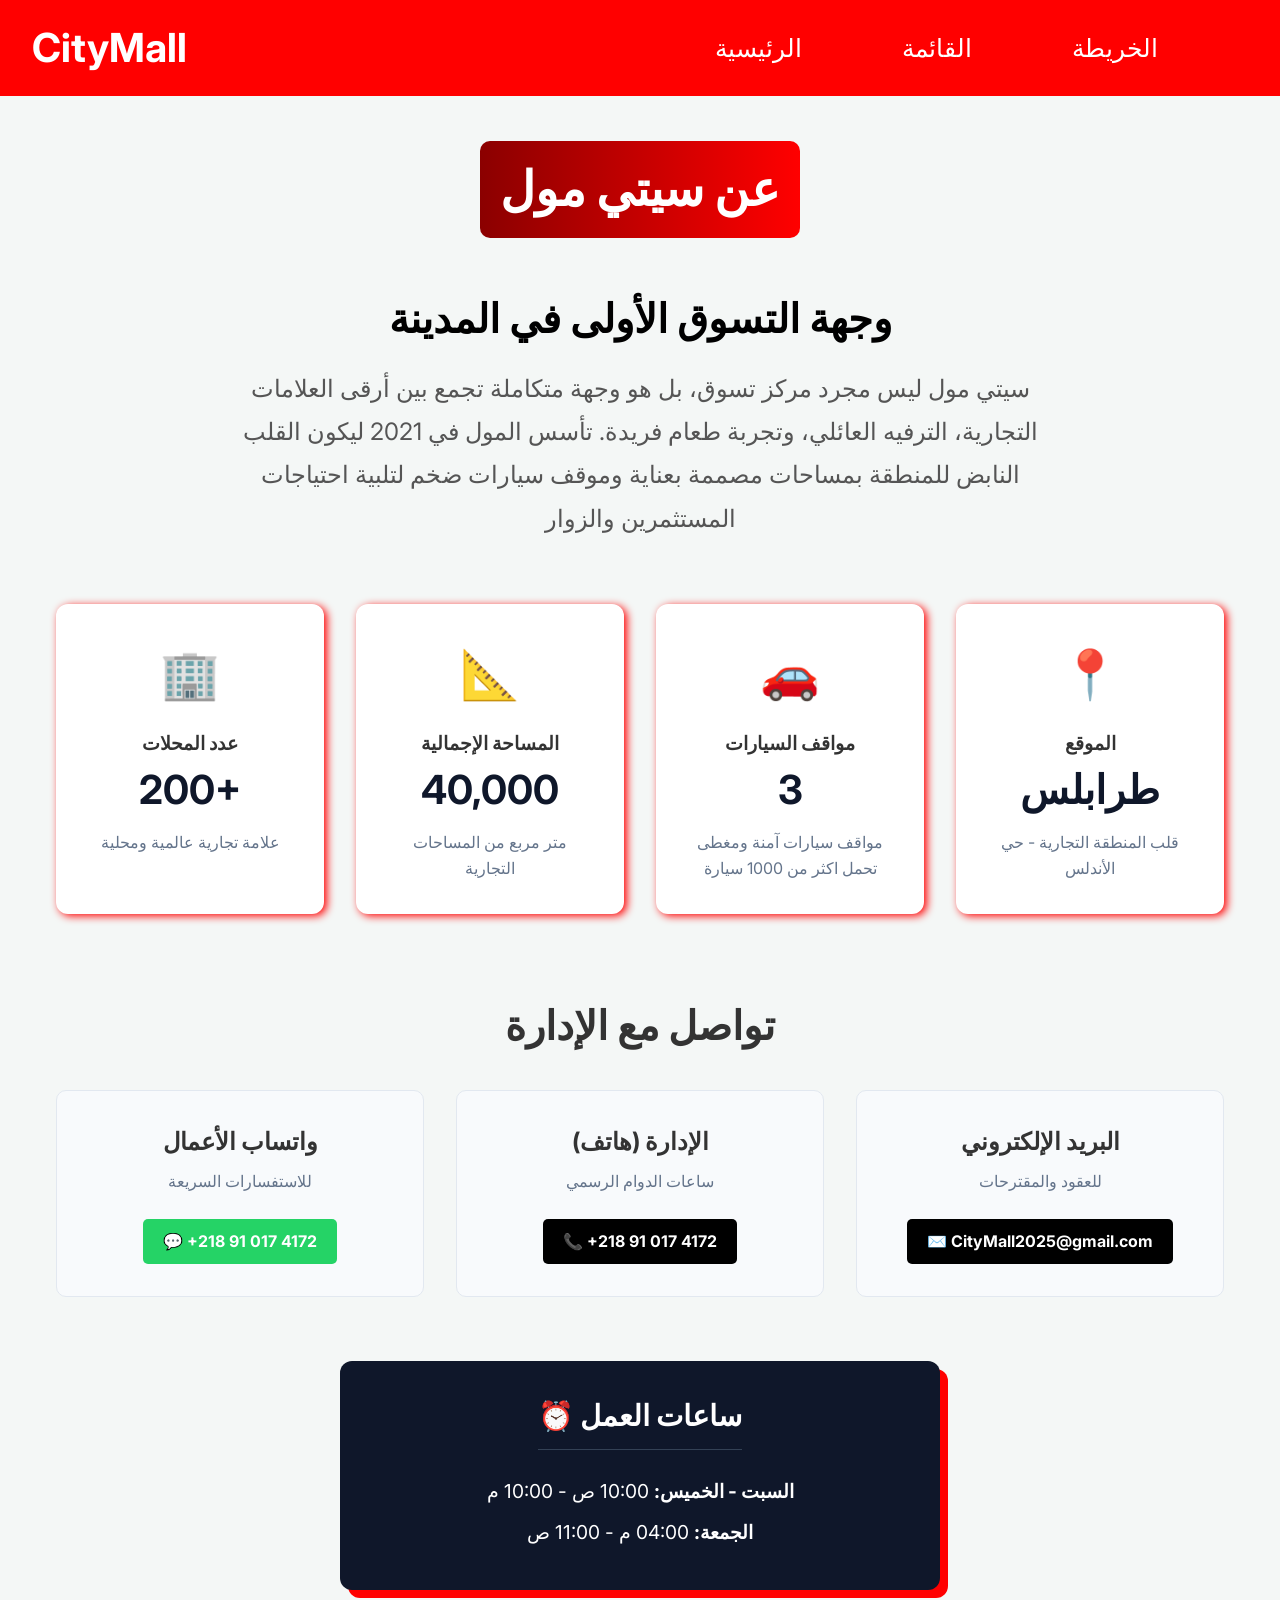
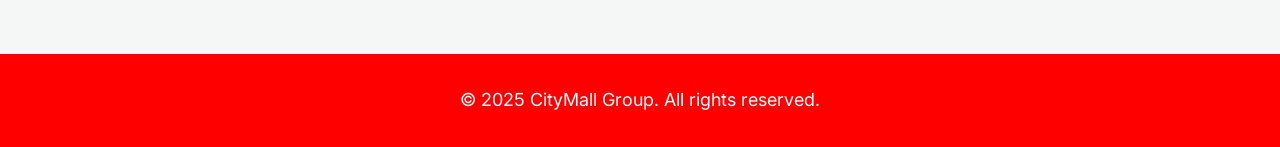
<file: about.html>
<!DOCTYPE html>
<html lang="en"></html> 
<head>
  <meta charset="UTF-8" />
  <meta name="viewport" content="width=device-width, initial-scale=1.0" />
  <title>حول سيتي مول | About CityMall</title>
  <link rel="stylesheet" href="style.css" />
  <link href="https://fonts.googleapis.com/css2?family=Inter:wght@400;600;700&display=swap" rel="stylesheet">
</head>

<body>
  <header class="navbar">
    <div class="logo"><p>CityMall</p></div>
    <nav>
      <ul class="nav-links">
        <li><a class="nav-link" href="index.html">الرئيسية</a></li>
        <li><a class="nav-link" href="index.html#listings">القائمة</a></li>
        <li><a class="nav-link" href="index.html#mall-map">الخريطة</a></li>
        <li>
           
        </li>
      </ul>
    </nav>
  </header>
  <section class="hero" style="height: 11vh;
    background-image: url(https://images.unsplash.com/photo-1567449303078-57ad431deba6?w=1200);
    margin-top: 140px;;">
    <div class="hero-content">
      <h1 style="color: white; font-size: 3rem;  background-image: linear-gradient(to left , red,darkred); padding: 10px 20px; border-radius: 10px;">عن سيتي مول</h1>
    </div>
  </section>

  <section class="container about-section">
    
    <div class="about-intro">
      <h2>وجهة التسوق الأولى في المدينة</h2>
      <p style="font-size: x-large;">
        سيتي مول ليس مجرد مركز تسوق، بل هو وجهة متكاملة تجمع بين أرقى العلامات التجارية، الترفيه العائلي، وتجربة طعام فريدة. 
        تأسس المول في 2021 ليكون القلب النابض للمنطقة  بمساحات مصممة بعناية وموقف سيارات ضخم لتلبية احتياجات المستثمرين والزوار 
      </p>
    </div>

    <div class="stats-grid">
      <div class="stat-card">
        <div class="icon">🏢</div>
        <h3>عدد المحلات</h3>
        <p class="number">200+</p>
        <p class="desc">علامة تجارية عالمية ومحلية</p>
      </div>

      <div class="stat-card">
        <div class="icon">📐</div>
        <h3>المساحة الإجمالية</h3>
        <p class="number">40,000</p>
        <p class="desc">متر مربع من المساحات التجارية</p>
      </div>

      <div class="stat-card">
        <div class="icon">🚗</div>
        <h3>مواقف السيارات</h3>
        <p class="number">3</p>
        <p class="desc">مواقف سيارات آمنة ومغطى تحمل اكثر من 1000 سيارة</p>
      </div>

      <div class="stat-card">
        <div class="icon">📍</div>
        <h3>الموقع</h3>
        <p class="number">طرابلس</p>
        <p class="desc">قلب المنطقة التجارية - حي الأندلس</p>
      </div>
    </div>

    <div >
      <h2 style="text-align: center; margin-bottom: 2rem; font-size: 2.5rem;">تواصل مع الإدارة</h2>
      
      <div class="contact-grid">
        <div class="contact-box whatsapp">
          <h3>واتساب الأعمال</h3>
          <p>للاستفسارات السريعة</p>
          <a href="https://wa.me/218910174172" target="_blank" class="btn-contact">💬 +218 91 017 4172</a>
        </div>

        <div class="contact-box phone">
          <h3>الإدارة (هاتف)</h3>
          <p>ساعات الدوام الرسمي</p>
          <a href="tel:+218910174172" class="btn-contact">📞 +218 91 017 4172</a>
        </div>

        <div class="contact-box email">
          <h3>البريد الإلكتروني</h3>
          <p>للعقود والمقترحات</p>
          <a href="mailto:CityMall2025@gmail.com" class="btn-contact">✉️ CityMall2025@gmail.com</a>
        </div>
      </div>
    </div>

    <div class="hours-location">
        <div class="hours-box">
            <h3>⏰ ساعات العمل</h3>
            <ul>
                <li><strong>السبت - الخميس:</strong> 10:00 ص - 10:00 م</li>
                <li><strong>الجمعة:</strong> 04:00 م - 11:00 ص</li>
            </ul>
        </div>
    </div>

  </section>

  <footer>
    <p>&copy; 2025 CityMall Group. All rights reserved.</p>
  </footer>

 
</body>
</html>
</file>
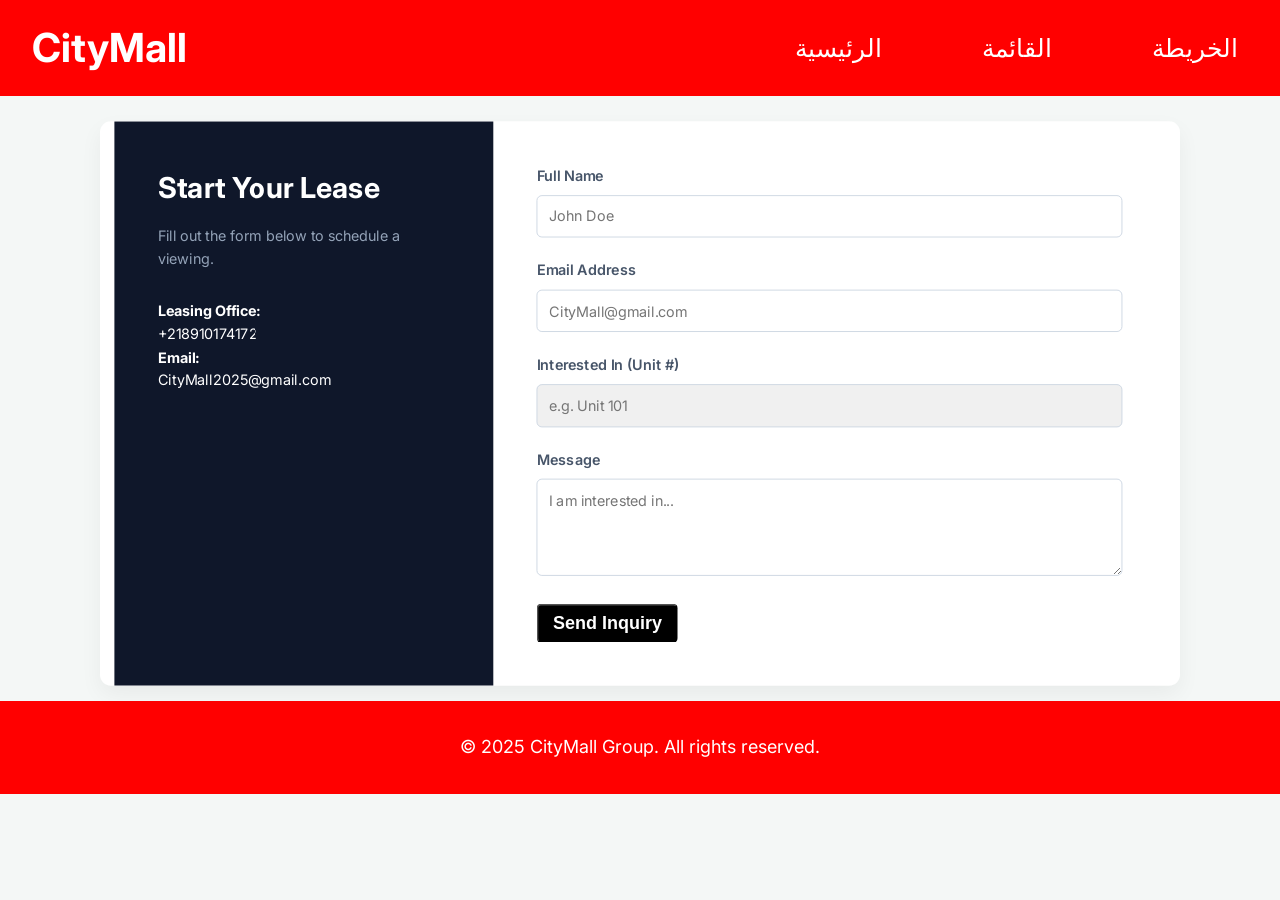
<file: index2.html>
<!DOCTYPE html>
<html lang="en">
<head>
  <meta charset="UTF-8" />
  <meta name="viewport" content="width=device-width, initial-scale=1.0" />
  <title>Contact Leasing | Book a Unit</title>

  <link rel="stylesheet" href="style.css" />
  <link href="https://fonts.googleapis.com/css2?family=Inter:wght@400;600;700&display=swap" rel="stylesheet">
</head>

<body>
  <header class="navbar">
    <div class="logo"><p>CityMall</p></div>
    <nav>
      <ul class="nav-links">
        <li><a class="nav-link" href="index.html">الرئيسية</a></li>
        <li><a class="nav-link" href="index.html#listings">القائمة</a></li>
        <li><a class="nav-link" href="index.html#mall-map">الخريطة</a></li>
        
      </ul>
    </nav>
  </header>
  <section id="contact" class="container contact-section page-contact">
    <div class="contact-wrapper">
      <div class="contact-info">
        <h2>Start Your Lease</h2>
        <p>Fill out the form below to schedule a viewing.</p>

        <div class="info-item">
          <strong>Leasing Office:</strong><br />
          +218910174172
        </div>
        <div class="info-item">
          <strong>Email:</strong><br />
          CityMall2025@gmail.com
        </div>
      </div>

      <div class="contact-form-container">
        <form id="leaseForm" action="#" method="POST">
          <div class="form-group">
            <label for="name">Full Name</label>
            <input type="text" id="name" required placeholder="John Doe" />
          </div>

          <div class="form-group">
            <label for="email">Email Address</label>
            <input type="email" id="email" required placeholder="CityMall@gmail.com" />
          </div>

          <div class="form-group">
            <label for="interest">Interested In (Unit #)</label>
            <input type="text" id="interest" readonly placeholder="e.g. Unit 101" />
          </div>

          <div class="form-group">
            <label for="message">Message</label>
            <textarea id="message" rows="4" placeholder="I am interested in..."></textarea>
          </div>

          <button type="submit" class="btn-primary btn-block">Send Inquiry</button>
        </form>
      </div>
    </div>
  </section>

  <footer>
    <p>&copy; 2025 CityMall Group. All rights reserved.</p>
  </footer>

  <script src="script.js"></script>
</body>
</html>
</file>
<file: style.css>
/* ===== General ===== */
 /* نلغي المسافات الزايدة والمتصفح من عنده يحط */
* { margin: 0; padding: 0; box-sizing: border-box; animation: slideUp 0.8s ease-out;}

@keyframes slideUp {
  from {
    opacity: 0;
    transform: translateY(30px);
  }
  to {
    opacity: 1;
    transform: translateY(0);
  }
}

body{
  font-family: 'Inter', sans-serif;
  color:#333;
  background:#f4f7f6;
  /* المسافة  بين السطور  */
  line-height:1.6;
  scroll-behavior:smooth;
}

a { text-decoration:none; color:inherit; }
ul { list-style:none; }

/* ===== Navbar ===== */
.navbar{
  background:red;
  color:#fff;
  padding: 1rem 2rem;
  display:flex;
  justify-content:space-between;
  align-items:center;
  position:fixed;
  top:0;
  z-index:100;
  width:100%;
  font-size: x-large;
}



.logo p{ animation: fadeColor 3s infinite ease-in-out;
font-size:2.5rem;
  font-weight:700;
  }

.nav-links{
  display:flex;
  gap:80px;
  align-items:center;
  animation: updown 9s infinite ease-in-out;
  
}

.nav-link{
  padding: 6px 10px;
    border-radius: 5px;
    font-size: 25px;
}

.nav-link:hover{
  background:darkred;
   
}

.about{
  padding: 7px 15px;
   border-radius: 5px; 
   font-size: 25px; 
   color: rgb(255, 255, 255);
    text-decoration: none; 
    display: inline-block;
}

.about:hover{

  background:darkred;
}

/* Buttons */
.btn-primary{
      background: #000;
    color: #fff;
    padding: .5rem 1rem;
    border-radius: 5px;
    font-weight: 600;
    cursor: pointer;
    transition: .25s;
    font-size: 20px;
}
.btn-primary:hover{ background:darkblue; }



.btn-large{
  background: #ff0000;
    color: #ffffff;
    padding: 1rem 2rem;
    font-size: 1.5rem;
    border-radius: 7px;
    display: inline-block;
    margin-top: 300px;
    transition: .25s;
}
.btn-large:hover{ background:darkblue; }
/* زر الحجز وصور المحل */
.btn-outline{
  width:100%;
  padding: .75rem;
  background:transparent;
  border:2px solid #0f172a;
  color:#0f172a;
  font-weight:600;
  cursor:pointer;
  border-radius:5px;
  text-align:center;
  transition:.25s;
  font-size: 20px;
}

.btn-outline1 {
    width: 100%;
    padding: .75rem;
    background: #ff0000;
    border: 2px solid #0f172a;
    color: #ffffff;
    font-weight: 600;
    cursor: pointer;
    border-radius: 5px;
    text-align: center;
    transition: .25s;
    font-size: 20px;
}

.btn-outline1:hover{ background:#0f172a; color:#fff; }
.btn-outline:hover{ background:#0f172a; color:#fff; }

/* .btn-block{ width:100%; font-size:1rem; } */

/* ===== Floating Logo ===== */
.logo-img{
  position:fixed;
  z-index:150;
  width:100px;
  border-radius:50%;
  border:2px solid red;
  top:50%;
  left:1%;
  animation: floatLogo 5s infinite ease-in-out;
}

/* ===== Hero ===== */
.hero{
  width:100%;
  background-image:url(photo_2025-12-06_22-20-33.jpg);
  background-size:cover;
  background-position:center;
  height:70vh;
  display:flex;
  align-items:center;
  justify-content:center;
}

/*  فيه الكلام وفيه الكاردز */
.container{
  max-width:1200px;
  margin: 3rem auto;
  padding: 0 1rem;
}
/* جملة المتوفر حاليا */
.section-header{ text-align:center; margin-bottom:2rem; }




/* فيه الكاردز  */
.listing-grid{
      padding-top: 2rem;
    display: flex;
    overflow-x: auto;
    gap: 2rem;
    padding-bottom: 2rem;
    padding-left: 10px;
    padding-right: 10px;
  
}



.card{
  background:#fff;
  border-radius:8px;
  overflow:hidden;
  box-shadow: 8px 6px 10px rgba(255, 5, 5, 0.1);
  /* تتحكم ف سرعة الحركة */
  transition: transform .2s;
  /* display:flex; */
  /* flex-direction:column; */
  min-width:320px;
  /* scroll-snap-align:start;
  scroll-margin-top:150px; */
}
.card:hover{ transform: translateY(-5px);
box-shadow: 2px 2px 15px  red; }

.card-image{
  height:200px;
  background:#ddd;
  background-size:cover;
  background-position:center;
}
     /* صور المحلات فالكاردز */
.space-1{ background-image:url('https://images.unsplash.com/photo-1582037928769-181f2644ec27?auto=format&fit=crop&w=600&q=80'); }
.space-2{ background-image:url('https://images.unsplash.com/photo-1441986300917-64674bd600d8?auto=format&fit=crop&w=600&q=80'); }
.space-3{ background-image:url('https://images.unsplash.com/photo-1555529733-0e670560f7e1?auto=format&fit=crop&w=600&q=80'); }
.space-4{ background-image:url('https://images.unsplash.com/photo-1497215728101-856f4ea42174?w=600'); }

.card-details{
  padding:2rem;
  /* flex-grow:1; */
  display:flex;
  flex-direction:column;
}
   /* حالة المحل فالكارد */
.badge{
  font-size:.8rem;
  font-weight:700;
  text-transform:uppercase;
  padding: .25rem .5rem;
  border-radius:4px;
   display:inline-block; 
  margin-bottom:.5rem;
}
     /* الوان حالة المحل فالكارد */
.available{ background:#dcfce7; color:#166534; }
.lease-pending{ background:#ffedd5; color:#9a3412; }

.price{ color:#3b82f6; font-weight:700; font-size:1.1rem; }
.features{ margin:1rem 0; color:#64748b; font-size:.9rem; margin-bottom:auto; }
/* الكارد  */
.card-actions{
  display:flex;
  flex-direction:column;
  gap:10px;
  margin-top:1rem;
}

/* Highlight from map */
.active-card{
  border:2px solid red !important;
  box-shadow:0 0 25px rgba(255,0,0,.5);
  transform:scale(1.05);
  transition:all .3s ease;
  z-index:100;
}

/* ===== Map ===== */
.map-section{ margin-top:5rem;
   margin-bottom:5rem; }

.floor-controls{
      text-align: center;
    margin-top: 20px;
    margin-bottom: 20px;
    display: flex;
    justify-content: center;
    gap: 10px;
}

.active-btn{
      background: red !important;
    color: white !important;
    border: 2px solid darkred !important;
    font-size: 20px;
}

.map-legend{
  display:flex;
  justify-content:center;
  gap:20px;
  margin-top:1rem;
  font-size:.9rem;
}

.legend-item{ display:flex; align-items:center; }

.color-box{
  width:15px; height:15px;
  margin-right:8px;
  border-radius:3px;
  border:1px solid #ccc;
}
.color-box.available{ background:#dcfce7; border-color:#166534; }
.color-box.leased{ background:#ffdede; border-color:#94a3b8; }

.map-container{
  max-width:900px;
  margin:0 auto;
  background:#fff;
  padding:1rem;
  border-radius:12px;
  box-shadow:0 4px 6px rgba(0,0,0,.05);
}

/* SVG map styles */
.map-bg{ fill:#e2e8f0; }
.unit-shape{ stroke:#64748b; stroke-width:2; transition: fill .3s ease, transform .2s ease; }
.unit-text{ font-family:sans-serif; font-size:14px; fill:#0f172a; pointer-events:none; text-anchor:middle; dominant-baseline:middle; }

.unit-available .unit-shape{ fill:#dcfce7; cursor:pointer; }
.unit-available:hover .unit-shape{
  fill:#22c55e;
  stroke:#14532d;
  filter: drop-shadow(0px 3px 3px rgba(0,0,0,.2));
  transform: scale(1.01);
}

.unit-leased .unit-shape{ fill:#ffdede; cursor:not-allowed; }
.unit-leased:hover .unit-shape{
  fill:#fd5454;
  stroke:#970101;
  filter: drop-shadow(0px 3px 3px rgba(0,0,0,.2));
  transform: scale(1.01);
}

.kiosk .unit-shape{ stroke-dasharray:5,5; }

/* ===== Contact ===== */
.contact-section{
  transform: scale(0.9);
    background: #fff;
    border-radius: 12px;
    box-shadow: 0 10px 25px rgba(0, 0, 0, .05);
    overflow: hidden;
    margin-bottom: -5rem;
    margin-top: 5.6rem;
}

.contact-wrapper{ display:flex; flex-wrap:wrap; }

.contact-info{
  flex:1;
  background:#0f172a;
  color:#fff;
  padding:3rem;
  min-width:300px;
}
.contact-info h2{ font-size:2rem; margin-bottom:1rem; }
.contact-info p{ margin-bottom:2rem; color:#94a3b8; }

.contact-form-container{
  flex:2;
  padding:3rem;
  min-width:300px;
}

.form-group{ margin-bottom:1.5rem; }

label{ display:block; margin-bottom:.5rem; font-weight:600; color:#475569; }

input, textarea{
  width:100%;
  padding:.8rem;
  border:1px solid #cbd5e1;
  border-radius:6px;
  font-family:inherit;
  font-size:1rem;
  transition: .25s;
}
#interest{ background:#f0f0f0; }

input:focus, textarea:focus{
  outline:none;
  border-color:#3b82f6;
  box-shadow:0 0 0 3px rgba(59,130,246,.1);
}

/* ===== Modal ===== */
.modal{
  display:none;
  position:fixed;
  z-index:2000;
  left:0; top:0;
  width:100%; height:100%;
  overflow:auto;
  background: rgba(0,0,0,.8);
  backdrop-filter: blur(5px);
}

.modal-content{
  background:#fff;
  margin:5% auto;
  padding:20px;
  border:1px solid #888;
  width:80%;
  max-width:800px;
  border-radius:10px;
  position:relative;
  animation: fadeIn .4s;
}

.close-btn{
  color:#aaa;
  float:right;
  font-size:28px;
  font-weight:bold;
  cursor:pointer;
}
.close-btn:hover{ color:#000; }

.slideshow-container{ position:relative; text-align:center; }

#full-image{
  width:100%;
  height:auto;
  max-height:70vh;
  object-fit:contain;
  border-radius:5px;
  box-shadow:0 4px 8px rgba(0,0,0,.1);
}

.prev-btn, .next-btn{
  cursor:pointer;
  position:absolute;
  top:50%;
  padding:16px;
  margin-top:-22px;
  color:#fff;
  font-weight:bold;
  font-size:24px;
  transition:.3s ease;
  user-select:none;
  background: rgba(0,0,0,.3);
}
.prev-btn{ left:0; border-radius:3px 0 0 3px; }
.next-btn{ right:0; border-radius:3px 0 0 3px; }

.prev-btn:hover, .next-btn:hover{ background: rgba(0,0,0,.8); }

/* ===== Video ===== */
.video{ text-align:center; }
.video video{ border-radius:12px; }

/* ===== Footer ===== */
footer{
  background:red;
  color:#fff;
  text-align:center;
  padding:2rem;
  margin-top:4rem;
  font-size:large;
}

/* ===== Animations ===== */
@keyframes floatLogo{
  0% { transform: translate(0, 0); }
  25%{ transform: translate(40px, -10px); }
  50%{ transform: translate(80px, 10px); }
  75%{ transform: translate(40px, -5px); }
  100%{ transform: translate(0, 0); }
}

@keyframes fadeColor{
  0%{ opacity:0; }
  50%{ opacity:1; }
  100%{ opacity:0; }
}

@keyframes fadeIn{
  from { opacity:0; transform: translateY(-20px); }
  to { opacity:1; transform: translateY(0); }
}


@keyframes updown {
  0%{transform: translateY(0);}
  25%{transform: translateY(-15px);}
  50%{transform: translateY(15px);}
  /* 100%{transform: translateY(-10);} */
}
/* ===== About Page Styling ===== */

.about-intro {
  text-align: center;
  max-width: 800px;
  margin: 2rem auto 4rem;
}

.about-intro h2 {
  font-size: 2.5rem;
  margin-bottom: 1rem;
  color: #000;
}

.about-intro p {
  font-size: 1.2rem;
  color: #555;
  line-height: 1.8;
}

/* Stats Cards Grid */
.stats-grid {
  display: grid;
  grid-template-columns: repeat(auto-fit, minmax(220px, 1fr));
  gap: 2rem;
  margin-bottom: 5rem;
}
/* الكروت متاع مواصفات  المول */
.stat-card {
  background: white;
  padding: 2rem;
  border-radius: 12px;
  text-align: center;
  box-shadow: 3px 2px 8px red;
  /* لما الكرت يتحرك تكون حركته سلسة */
   transition: transform 0.3s ease; 
  
   
}

.stat-card:hover {
  transform: translateY(-10px);
  
}

.stat-card .icon {
  font-size: 3rem;
  margin-bottom: 1rem;
}

.stat-card .number {
  font-size: 2.5rem;
  font-weight: 700;
  color: #0f172a;
  margin-bottom: 0.5rem;
}
/* الوصف */
.stat-card .desc {
  color: #64748b;
  font-size: 1rem;
}

/* فيها التلاتة البطاقات متاع ارقام الهواتف */
.contact-grid {
  display: grid;
  grid-template-columns: repeat(auto-fit, minmax(280px, 1fr));
  gap: 2rem;
  margin-bottom: 4rem;
}

.contact-box {
  background: #f8fafc;
  padding: 2rem;
  border-radius: 10px;
  text-align: center;
  border: 1px solid #e2e8f0;
  transition: 0.3s;
}

.contact-box:hover {
  background: #fff;
  border-color: red;
}

.contact-box h3 { margin-bottom: 0.5rem; font-size: 1.5rem; }
.contact-box p { margin-bottom: 1.5rem; color: #64748b; }

.btn-contact {
  display: inline-block;
  background: #000;
  color: #fff;
  padding: 10px 20px;
  border-radius: 5px;
  text-decoration: none;
  font-weight: bold;
  transition: 0.3s;
}

.contact-box.whatsapp .btn-contact { background: #25D366; } /* لون الواتس */
.contact-box.whatsapp .btn-contact:hover { background: #128C7E; }

.contact-box.phone .btn-contact:hover, 
.contact-box.email .btn-contact:hover { 
  background: red; 
}

/* Hours Box */
.hours-location {
    display: flex;
    justify-content: center;
    margin-bottom: 3rem;
}

.hours-box {
    background: #0f172a;
    color: white;
    padding: 2rem;
    border-radius: 12px;
    width: 100%;
    max-width: 600px;
    text-align: center;
    box-shadow: 8px 8px 0px red;
}

.hours-box h3 { font-size: 1.8rem; margin-bottom: 1rem; border-bottom: 1px solid #334155; padding-bottom: 10px; display: inline-block;}
.hours-box ul { list-style: none; padding: 0; }
.hours-box li { font-size: 1.2rem; margin: 10px 0; }

/* =======================================================
   1. TABLET & SMALL LAPTOPS (Max-width: 768px)
   ======================================================= */
@media (max-width: 768px) {
    
    /* --- Global & Layout --- */
    body {
        overflow-x: hidden;
    }

    .container {
        margin: 2rem auto;
        padding: 0 0.75rem;
    }

    /* --- Navbar --- */
    .navbar {
        flex-direction: row; /* Keep row for tablets */
        padding: 0.75rem 1rem;
        height: auto;
        gap: 10px;
        text-align: center;
        position: relative;
    }

    .nav-links {
        gap: 12px;
        flex-wrap: wrap;
        justify-content: center;
        margin-top: 0.5rem;
    }

    .nav-link,
    .about {
        font-size: 18px; /* Standardized Tablet Size */
        padding: 6px 10px;
    }

    .logo p {
        font-size: 1.8rem;
    }

    /* Floating Logo */
    .logo-img {
        width: 65px;
        left: 10px;
        top: 50%;
    }

    /* --- Hero Section --- */
    .hero {
        /* Auto height is safer for tablets so text doesn't overflow */
        height: auto !important; 
        padding: 3rem 1rem;
        text-align: center;
    }

    .hero-content h1,
    .hero h1 {
        font-size: 2rem !important;
        margin-top: 20px !important;
        width: 90%;
        margin-left: auto;
        margin-right: auto;
    }

    .btn-large {
        font-size: 1.2rem;
        padding: 0.9rem 1.2rem;
        margin-top: 2rem;
    }

    /* --- General Text & Headers --- */
    .section-header h2 {
        font-size: 32px !important;
    }

    .section-header p {
        font-size: 18px !important;
    }

    .about-intro h2 {
        font-size: 1.8rem;
        padding: 0 1rem;
    }

    .about-intro p {
        font-size: 1.1rem !important;
        padding: 0 1.5rem;
        text-align: justify;
    }

    /* --- Grids & Listings --- */
    /* 1. Stats and Contact Grids (Vertical Stack) */
    .stats-grid, 
    .contact-grid {
        grid-template-columns: 1fr;
        padding: 0 1rem;
    }

    /* 2. Listings Slider (Horizontal Scroll) */
    .listing-grid {
        gap: 1rem;
        padding: 0 6px;
        overflow-x: auto;
        scroll-snap-type: x mandatory;
        display: flex; /* Ensures slider works */
    }

    .card {
        min-width: 55%;
        min-height: 20%;
        scroll-snap-align: start;
    }

    .card-details {
        padding: 1.25rem;
    }

    .btn-outline,
    .btn-outline1 {
        font-size: 18px;
        padding: 0.7rem;
    }

    /* --- Contact Page Specifics --- */
    .contact-section {
        transform: none;
        margin-top: 6rem;
        margin-bottom: 2rem;
    }

    .contact-wrapper {
        flex-direction: column;
    }

    .contact-info,
    .contact-form-container {
        width: 100%;
        padding: 2rem;
    }

    .contact-info h2 {
        font-size: 1.8rem;
    }

    .contact-box {
        margin-bottom: 1rem;
    }
    
    .hours-box {
        width: 90%;
        margin: 0 auto;
        padding: 1.5rem;
    }

    input, textarea {
        font-size: 1rem;
    }

    .btn-primary.btn-block {
        width: 100%;
        font-size: 18px;
        padding: 0.75rem;
    }

    /* --- Map & Video --- */
    .map-container {
        padding: 0.5rem;
        overflow-x: hidden;
    }

    .interactive-map, 
    .video video {
        width: 100%;
        height: auto;
        display: block;
    }

    .floor-controls {
        flex-direction: column;
        gap: 10px;
    }

    .btn-primary {
        width: 100%;
        font-size: 18px;
    }

    .map-legend {
        flex-direction: row;
        gap: 10px;
        flex-wrap: wrap;
    }

    /* --- Modal --- */
    .modal-content {
        width: 92%;
        margin: 15% auto;
        padding: 14px;
    }

    .prev-btn,
    .next-btn {
        font-size: 20px;
        padding: 12px;
    }

    /* --- Footer --- */
    footer {
        font-size: 16px;
        padding: 1.25rem;
    }
}


/* =======================================================
   2. MOBILE PHONES (Max-width: 480px)
   ======================================================= */
@media (max-width: 480px) {

    /* --- Navbar --- */
    .navbar {
        padding: 0.6rem 0.8rem;
        gap: 8px;
    }

    .logo p {
        font-size: 1.5rem;
    }

    .nav-links {
        gap: 8px;
        animation: updown 9s infinite ease-in-out; /* Optional animation */
    }

    .nav-link,
    .about {
        font-size: 16px; /* Smaller for phone */
        padding: 5px 8px;
    }

    /* Floating Logo */
    .logo-img {
        width: 55px;
        top: 90px;
        left: 6px;
        animation: infinite floatLogo 5s ease-in-out;
    }

    /* --- Hero --- */
    .hero {
        height: 55vh !important; /* Specific height for mobile look */
        padding: 2rem 0;
    }

    .btn-large {
        font-size: 1.1rem;
        padding: 0.8rem 1rem;
        margin-top: 2rem;
    }

    /* --- Typography --- */
    .section-header h2 {
        font-size: 26px !important;
    }

    .section-header p {
        font-size: 16px !important;
    }

    /* --- Cards & Listings --- */
    .listing-grid {
        gap: 0.8rem;
    }

    .card {
        min-width: 92%; /* Almost full width cards */
    }

    .card-image {
        height: 170px;
    }

    .card-details {
        padding: 1rem;
    }

    .btn-outline,
    .btn-outline1 {
        font-size: 16px;
        padding: 0.6rem;
    }

    /* --- Contact --- */
    .contact-section {
        margin-top: 6rem;
        margin-bottom: 1.5rem;
    }

    .contact-info,
    .contact-form-container {
        padding: 1.25rem;
    }

    .contact-info h2 {
        font-size: 1.5rem;
    }

    .contact-info p,
    label,
    input, 
    textarea {
        font-size: 0.95rem;
    }

    input, textarea {
        padding: 0.7rem;
    }

    .btn-primary.btn-block {
        font-size: 16px;
        padding: 0.7rem;
    }

    /* --- Map & Modal --- */
    .map-container {
        padding: 0.4rem;
    }

    .floor-controls {
        gap: 8px;
    }

    .btn-primary {
        font-size: 16px;
        padding: 0.6rem;
    }

    .map-legend {
        flex-direction: column;
        font-size: 14px;
    }

    .modal-content {
        width: 95%;
        margin: 20% auto;
    }

    /* --- Footer --- */
    footer {
        font-size: 14px;
        padding: 1rem;
    }
}
</file>
